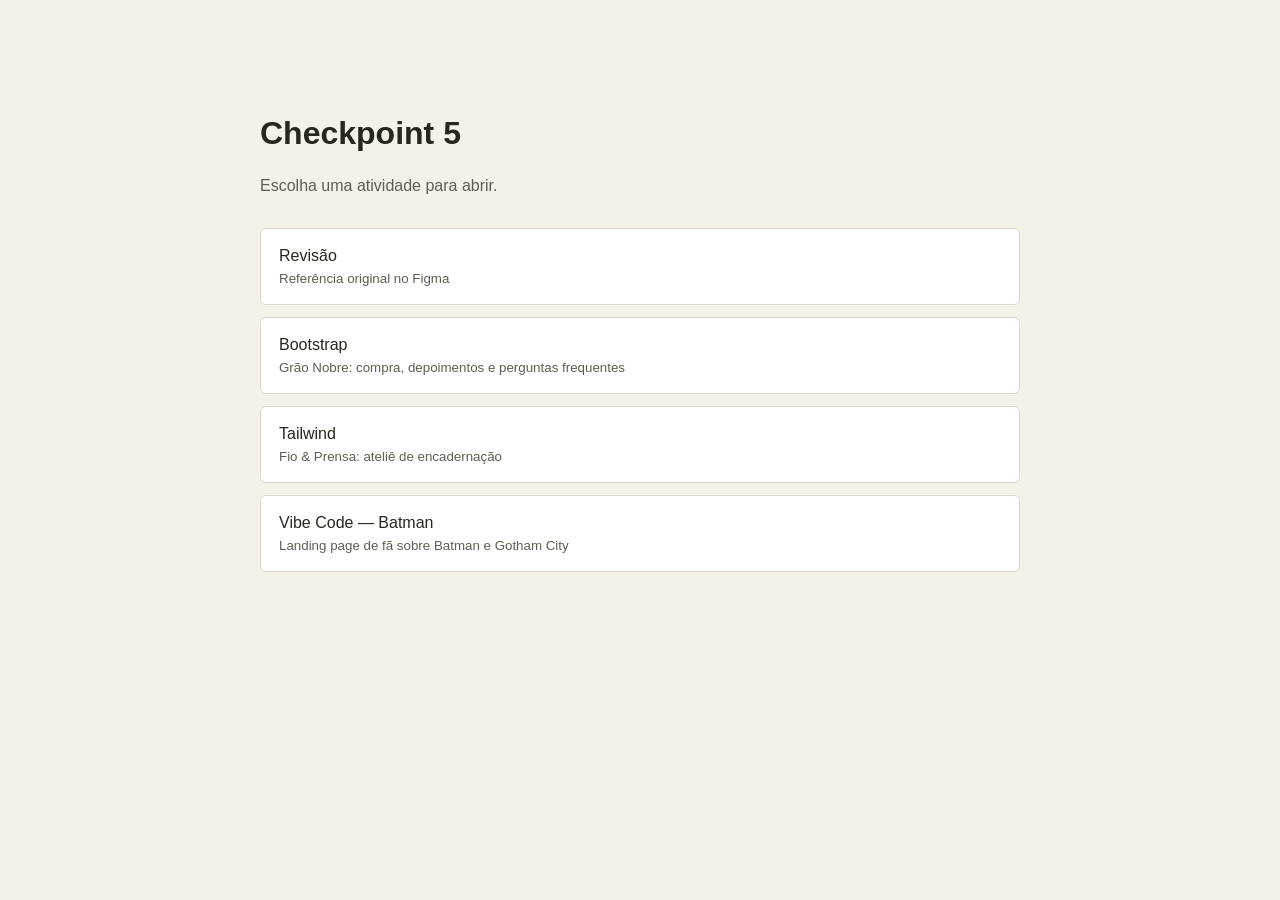
<file: index.html>
<!DOCTYPE html>
<html lang="pt-BR">
<head>
  <meta charset="UTF-8">
  <meta name="viewport" content="width=device-width, initial-scale=1.0">
  <title>Checkpoint 5</title>
  <style>
    body{font-family:Arial,sans-serif;margin:0;background:#f4f1e9;color:#282620}
    main{max-width:760px;margin:70px auto;padding:24px}
    h1{font-size:32px}
    p{color:#615d54;line-height:1.5}
    nav{display:grid;gap:12px;margin-top:30px}
    a{display:block;background:#fff;border:1px solid #ded7c9;padding:18px;border-radius:6px;color:#282620;text-decoration:none}
    a:hover{border-color:#1B4332;background:#f9fbf8}
    small{display:block;margin-top:6px;color:#615d54}
  </style>
</head>
<body>
  <main>
    <h1>Checkpoint 5</h1>
    <p>Escolha uma atividade para abrir.</p>
    <nav>
      <a href="revisao/index.html">Revisão<small>Referência original no Figma</small></a>
      <a href="bootstrap/index.html">Bootstrap<small>Grão Nobre: compra, depoimentos e perguntas frequentes</small></a>
      <a href="tailwind/index.html">Tailwind<small>Fio &amp; Prensa: ateliê de encadernação</small></a>
      <a href="vibecode/index.html">Vibe Code — Batman<small>Landing page de fã sobre Batman e Gotham City</small></a>
    </nav>
  </main>
</body>
</html>
</file>
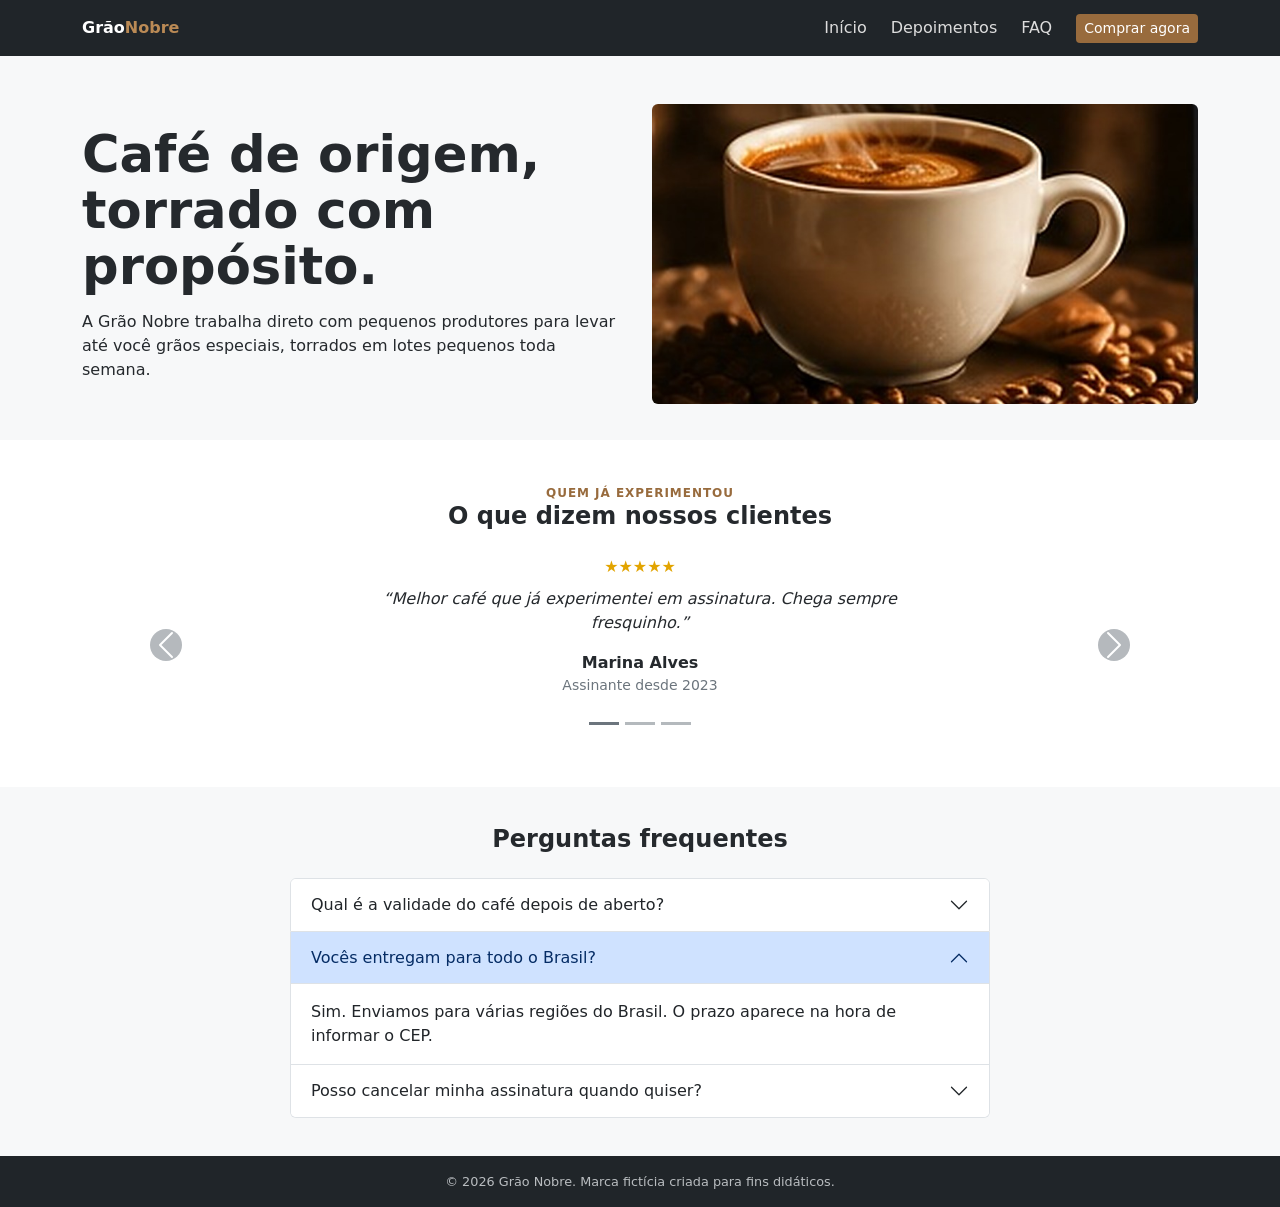
<file: bootstrap/index.html>
<!doctype html>
<html lang="pt-BR">
<head>
  <meta charset="utf-8">
  <meta name="viewport" content="width=device-width, initial-scale=1">
  <title>Grão Nobre</title>
  <link href="https://cdn.jsdelivr.net/npm/bootstrap@5.3.3/dist/css/bootstrap.min.css" rel="stylesheet">
  <style>
    body{color:#25292d;background:#f7f8f9}
    .marca{font-weight:700;color:#fff;text-decoration:none}
    .marca span{color:#ba8a55}
    .navbar{background:#202529}
    .navbar .nav-link{color:#ddd}
    .navbar .nav-link:hover{color:#fff}
    .btn-cafe{background:#986b3d;color:#fff;border:0}
    .btn-cafe:hover{background:#7d552e;color:#fff}
    .hero{padding:48px 0 36px}
    .hero h1{font-size:clamp(2rem,4vw,3.2rem);font-weight:700;line-height:1.1}
    .imagem-hero{display:block;width:100%;height:300px;object-fit:cover;object-position:center 58%;border-radius:6px}
    .depoimentos{background:#fff;padding:44px 0 52px}
    .subtitulo{font-size:.75rem;color:#986b3d;font-weight:700;letter-spacing:.08em}
    .relato{max-width:570px;margin:0 auto;min-height:130px;display:flex;flex-direction:column;justify-content:center}
    .estrelas{color:#e2a400}
    .faq{padding:38px 0;background:#f7f8f9}
    footer{background:#202529;color:#b9bdc0;font-size:.8rem;padding:16px;text-align:center}
    @media(max-width:767px){.hero{padding-top:28px}.imagem-hero{height:220px;margin-top:20px}}
  </style>
</head>
<body>
  <nav class="navbar navbar-expand-lg navbar-dark">
    <div class="container">
      <a class="marca" href="#inicio">Grão<span>Nobre</span></a>
      <button class="navbar-toggler" type="button" data-bs-toggle="collapse" data-bs-target="#menu" aria-label="Abrir menu"><span class="navbar-toggler-icon"></span></button>
      <div class="collapse navbar-collapse" id="menu">
        <ul class="navbar-nav ms-auto align-items-lg-center gap-lg-2">
          <li class="nav-item"><a class="nav-link" href="#inicio">Início</a></li>
          <li class="nav-item"><a class="nav-link" href="#depoimentos">Depoimentos</a></li>
          <li class="nav-item"><a class="nav-link" href="#faq">FAQ</a></li>
          <li class="nav-item ms-lg-2"><button class="btn btn-sm btn-cafe" data-bs-toggle="modal" data-bs-target="#modalCompra">Comprar agora</button></li>
        </ul>
      </div>
    </div>
  </nav>

  <main>
    <section class="hero" id="inicio">
      <div class="container"><div class="row align-items-center g-4">
        <div class="col-md-6">
          <h1>Café de origem,<br>torrado com propósito.</h1>
          <p class="mt-3 mb-0">A Grão Nobre trabalha direto com pequenos produtores para levar até você grãos especiais, torrados em lotes pequenos toda semana.</p>
        </div>
        <div class="col-md-6"><img class="imagem-hero" src="imagens/cafe.jpg" alt="Xícara de café com grãos sobre uma mesa de madeira"></div>
      </div></div>
    </section>

    <section class="depoimentos" id="depoimentos">
      <div class="container text-center">
        <div class="subtitulo">QUEM JÁ EXPERIMENTOU</div>
        <h2 class="h4 fw-bold">O que dizem nossos clientes</h2>
        <div id="carrosselDepoimentos" class="carousel slide mt-4" data-bs-ride="false">
          <div class="carousel-inner">
            <div class="carousel-item active"><div class="relato"><div class="estrelas mb-2">★★★★★</div><p class="fst-italic">“Melhor café que já experimentei em assinatura. Chega sempre fresquinho.”</p><strong>Marina Alves</strong><small class="text-secondary">Assinante desde 2023</small></div></div>
            <div class="carousel-item"><div class="relato"><div class="estrelas mb-2">★★★★★</div><p class="fst-italic">“O sabor é ótimo e a entrega chegou direitinho. Vou pedir de novo.”</p><strong>Rafael Lima</strong><small class="text-secondary">Cliente desde 2024</small></div></div>
            <div class="carousel-item"><div class="relato"><div class="estrelas mb-2">★★★★★</div><p class="fst-italic">“Gostei de conhecer cafés de regiões diferentes sem sair de casa.”</p><strong>Camila Souza</strong><small class="text-secondary">Cliente desde 2025</small></div></div>
          </div>
          <button class="carousel-control-prev" type="button" data-bs-target="#carrosselDepoimentos" data-bs-slide="prev" aria-label="Depoimento anterior"><span class="carousel-control-prev-icon bg-secondary rounded-circle"></span></button>
          <button class="carousel-control-next" type="button" data-bs-target="#carrosselDepoimentos" data-bs-slide="next" aria-label="Próximo depoimento"><span class="carousel-control-next-icon bg-secondary rounded-circle"></span></button>
          <div class="carousel-indicators position-static mt-3 mb-0"><button type="button" data-bs-target="#carrosselDepoimentos" data-bs-slide-to="0" class="active bg-secondary" aria-label="Depoimento 1"></button><button type="button" data-bs-target="#carrosselDepoimentos" data-bs-slide-to="1" class="bg-secondary" aria-label="Depoimento 2"></button><button type="button" data-bs-target="#carrosselDepoimentos" data-bs-slide-to="2" class="bg-secondary" aria-label="Depoimento 3"></button></div>
        </div>
      </div>
    </section>

    <section class="faq" id="faq">
      <div class="container"><h2 class="h4 text-center fw-bold mb-4">Perguntas frequentes</h2>
        <div class="accordion mx-auto" id="perguntas" style="max-width:700px">
          <div class="accordion-item"><h3 class="accordion-header"><button class="accordion-button collapsed" type="button" data-bs-toggle="collapse" data-bs-target="#perguntaUm">Qual é a validade do café depois de aberto?</button></h3><div id="perguntaUm" class="accordion-collapse collapse" data-bs-parent="#perguntas"><div class="accordion-body">Para aproveitar melhor o sabor, guarde o café bem fechado e consuma em até 30 dias depois de abrir.</div></div></div>
          <div class="accordion-item"><h3 class="accordion-header"><button class="accordion-button" type="button" data-bs-toggle="collapse" data-bs-target="#perguntaDois" aria-expanded="true">Vocês entregam para todo o Brasil?</button></h3><div id="perguntaDois" class="accordion-collapse collapse show" data-bs-parent="#perguntas"><div class="accordion-body">Sim. Enviamos para várias regiões do Brasil. O prazo aparece na hora de informar o CEP.</div></div></div>
          <div class="accordion-item"><h3 class="accordion-header"><button class="accordion-button collapsed" type="button" data-bs-toggle="collapse" data-bs-target="#perguntaTres">Posso cancelar minha assinatura quando quiser?</button></h3><div id="perguntaTres" class="accordion-collapse collapse" data-bs-parent="#perguntas"><div class="accordion-body">Sim. Você pode pedir o cancelamento antes da próxima cobrança.</div></div></div>
        </div>
      </div>
    </section>
  </main>
  <footer>© 2026 Grão Nobre. Marca fictícia criada para fins didáticos.</footer>

  <div class="modal fade" id="modalCompra" tabindex="-1" aria-labelledby="tituloModal" aria-hidden="true">
    <div class="modal-dialog modal-dialog-centered"><div class="modal-content">
      <div class="modal-header"><h2 class="modal-title fs-5" id="tituloModal">Faça seu pedido:</h2><button type="button" class="btn-close" data-bs-dismiss="modal" aria-label="Fechar"></button></div>
      <div class="modal-body">
        <div class="form-check mb-3"><input class="form-check-input" type="checkbox" value="Kit de degustação" id="kit"><label class="form-check-label" for="kit">Kit de degustação</label></div>
        <div class="form-check mb-3"><input class="form-check-input" type="checkbox" value="1 pacote de 250g" id="pacote"><label class="form-check-label" for="pacote">1 pacote de 250g</label></div>
        <div class="form-check"><input class="form-check-input" type="checkbox" value="5 pacotes de 250g" id="pacotes"><label class="form-check-label" for="pacotes">5 pacotes de 250g</label></div>
      </div>
      <div class="modal-footer"><button class="btn btn-primary" id="irCarrinho">Ir para o carrinho</button></div>
    </div></div>
  </div>
  <div class="toast-container position-fixed bottom-0 end-0 p-3"><div id="avisoCarrinho" class="toast" role="status"><div class="toast-header"><strong class="me-auto">Grão Nobre</strong><button type="button" class="btn-close" data-bs-dismiss="toast" aria-label="Fechar"></button></div><div class="toast-body" id="textoCarrinho">Seu pedido foi selecionado.</div></div></div>
  <script src="https://cdn.jsdelivr.net/npm/bootstrap@5.3.3/dist/js/bootstrap.bundle.min.js"></script>
  <script>
    document.getElementById('irCarrinho').addEventListener('click', function () {
      var escolhidos = document.querySelectorAll('#modalCompra input:checked');
      var nomes = [];
      for (var i = 0; i < escolhidos.length; i++) {
        nomes.push(escolhidos[i].value);
      }
      if (nomes.length === 0) {
        document.getElementById('textoCarrinho').textContent = 'Escolha pelo menos um produto para continuar.';
      } else {
        document.getElementById('textoCarrinho').textContent = 'Você escolheu: ' + nomes.join(', ') + '.';
        var modal = bootstrap.Modal.getInstance(document.getElementById('modalCompra'));
        modal.hide();
      }
      bootstrap.Toast.getOrCreateInstance(document.getElementById('avisoCarrinho')).show();
    });
  </script>
</body>
</html>
</file>
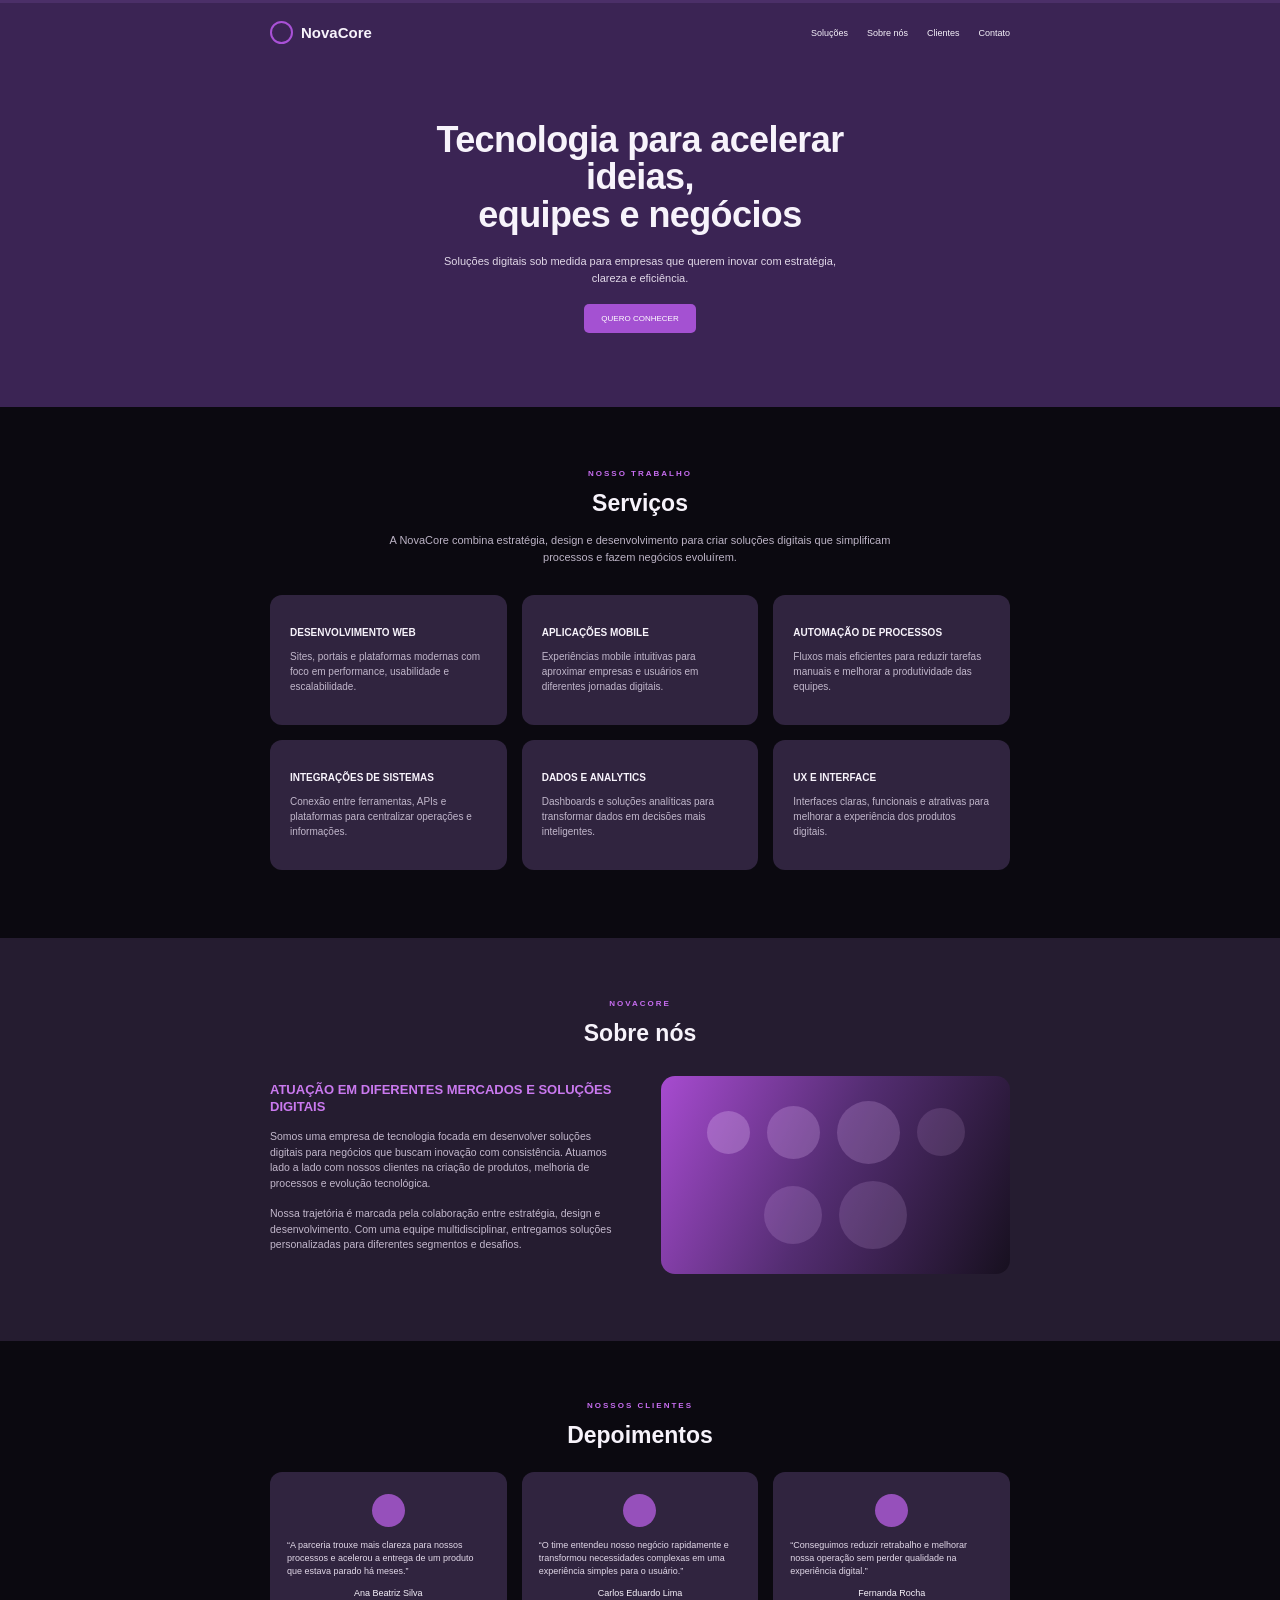
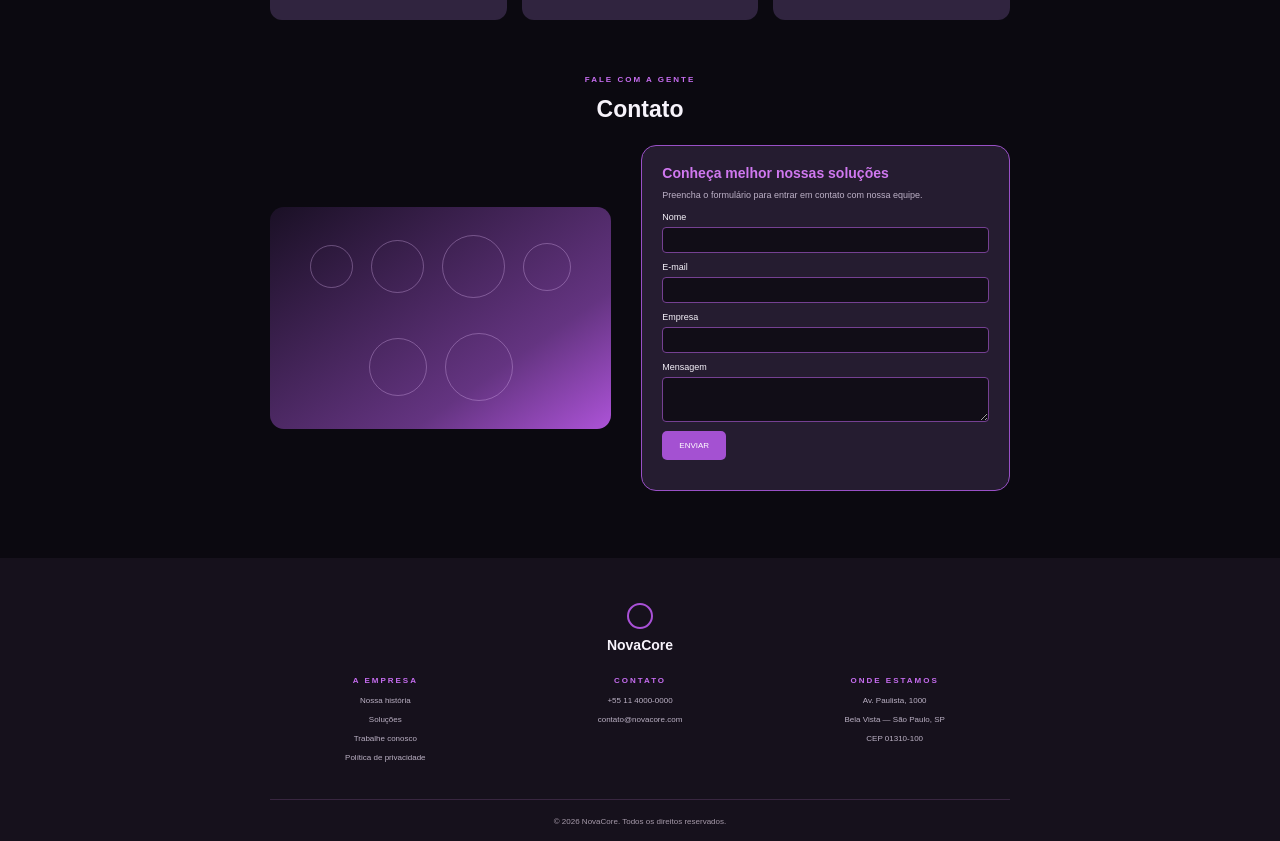
<file: revisao/index.html>
<!DOCTYPE html>
<html lang="pt-BR">
<head>
  <meta charset="UTF-8">
  <meta name="viewport" content="width=device-width, initial-scale=1.0">
  <title>NovaCore</title>
  <style>
    *{box-sizing:border-box}
    html{scroll-behavior:smooth}
    body{margin:0;background:#0b0910;color:#f7f3fb;font-family:Arial,Helvetica,sans-serif;font-size:14px}
    a{color:inherit;text-decoration:none}
    a:focus-visible,button:focus-visible,input:focus-visible,textarea:focus-visible{outline:2px solid #c57aef;outline-offset:3px}
    .limite{width:min(740px,calc(100% - 48px));margin:0 auto}
    .topo{background:#3b2454;border-top:3px solid #4b2f68}
    .menu{height:59px;display:flex;align-items:center;justify-content:space-between;gap:20px}
    .marca{display:flex;align-items:center;gap:8px;font-size:15px;font-weight:bold;white-space:nowrap}
    .simbolo{display:inline-block;width:23px;height:23px;border:2px solid #a951d7;border-radius:50%}
    .links{display:flex;gap:19px;align-items:center;font-size:9px}
    .links a:hover{color:#d7a3f3}
    .hero{background:#3b2454;text-align:center;padding:59px 20px 74px}
    .hero h1{font-size:clamp(30px,4.2vw,36px);line-height:1.04;margin:0 auto;max-width:510px;letter-spacing:-.6px}
    .hero p{font-size:11px;line-height:1.55;color:#e1d8e8;max-width:430px;margin:20px auto 17px}
    .botao{display:inline-block;border:0;border-radius:5px;background:#a451d2;color:#fff;padding:10px 17px;font-size:8px;cursor:pointer}
    .botao:hover{background:#b96be0}
    section{scroll-margin-top:20px}
    .servicos{padding:62px 0 68px;text-align:center}
    .chamada{font-size:8px;letter-spacing:2px;color:#c76df0;font-weight:bold;text-transform:uppercase}
    h2{margin:12px 0 0;font-size:23px;line-height:1.2}
    .introducao{max-width:510px;margin:14px auto 29px;color:#bcb3c5;font-size:11px;line-height:1.55}
    .grade{display:grid;grid-template-columns:repeat(3,minmax(0,1fr));gap:15px;text-align:left}
    .cartao{padding:20px;background:#30243f;border-radius:12px;min-height:130px;display:flex;flex-direction:column;justify-content:center}
    .cartao h3{font-size:10px;margin:0 0 11px;font-weight:bold}
    .cartao p{font-size:10px;line-height:1.5;color:#c1b7cb;margin:0}
    .sobre{background:#251c30;padding:61px 0 67px}
    .titulo-secao{text-align:center}
    .sobre-conteudo{display:grid;grid-template-columns:1fr 1fr;align-items:center;gap:42px;margin-top:28px}
    .sobre h3{font-size:13px;line-height:1.25;color:#ca79ef;margin:0 0 14px}
    .sobre p{color:#c3b8cc;font-size:10.5px;line-height:1.5;margin:0 0 14px}
    .arte{height:198px;border-radius:14px;background:linear-gradient(115deg,#a74bd0 0%,#542d72 48%,#17101f 100%);display:flex;align-content:center;align-items:center;justify-content:center;flex-wrap:wrap;gap:17px;padding:25px;overflow:hidden}
    .circulo{display:block;border-radius:50%;background:#dfb8f1;opacity:.31;width:43px;height:43px}
    .circulo:nth-child(2){width:53px;height:53px;opacity:.25}
    .circulo:nth-child(3){width:63px;height:63px;opacity:.22}
    .circulo:nth-child(4){width:48px;height:48px;opacity:.14}
    .circulo:nth-child(5){width:58px;height:58px;opacity:.18}
    .circulo:nth-child(6){width:68px;height:68px;opacity:.16}
    .clientes{padding:60px 0 45px;text-align:center}
    .clientes .grade{margin-top:23px}
    .depoimento{min-height:148px;padding:16px 17px;background:#30243f;border-radius:12px;display:flex;flex-direction:column;align-items:center;justify-content:center}
    .avatar{width:33px;height:33px;border-radius:50%;background:#9650bb;margin-bottom:12px}
    .depoimento p{font-size:9px;line-height:1.45;color:#e2d9e9;margin:0 0 10px}
    .depoimento strong{font-size:9px;font-weight:normal}
    .contato{padding:10px 0 67px;text-align:center}
    .contato-conteudo{display:grid;grid-template-columns:1fr 1.08fr;align-items:center;gap:30px;margin-top:21px;text-align:left}
    .arte-contato{height:222px;border-radius:14px;background:linear-gradient(145deg,#1a1025,#643481 70%,#ad53d8);display:flex;flex-wrap:wrap;align-items:center;justify-content:center;gap:18px;padding:20px}
    .arte-contato .circulo{background:transparent;border:1px solid #dcb5ef;opacity:.35}
    .formulario{background:#251c30;border:1px solid #9950c6;border-radius:15px;padding:19px 20px}
    .formulario h3{font-size:14px;color:#d078f0;margin:0 0 8px}
    .formulario>p{font-size:9px;line-height:1.4;color:#bdb1c7;margin:0 0 11px}
    .campo{margin-bottom:9px}
    label{display:block;font-size:9px;margin-bottom:5px}
    input,textarea{display:block;width:100%;background:#110d17;border:1px solid #754092;border-radius:4px;padding:6px 8px;color:#fff;font:inherit;font-size:11px}
    input{height:26px}
    textarea{height:45px;resize:vertical}
    .retorno{font-size:10px;color:#e7c5f6;margin:8px 0 0;line-height:1.4}
    .rodape{background:#16111c;padding:45px 0 15px;text-align:center}
    .marca-rodape{display:flex;flex-direction:column;align-items:center;gap:8px;font-size:14px;font-weight:bold}
    .marca-rodape .simbolo{width:26px;height:26px}
    .colunas-rodape{display:grid;grid-template-columns:repeat(3,1fr);gap:24px;margin-top:23px;text-align:center}
    .colunas-rodape h3{font-size:8px;letter-spacing:2px;color:#c66df0;margin:0 0 10px}
    .colunas-rodape p,.colunas-rodape a{display:block;font-size:8px;color:#bbb1c4;line-height:1.5;margin:0 0 7px}
    .colunas-rodape a:hover{color:#fff}
    .direitos{border-top:1px solid #382640;padding-top:17px;margin-top:28px;font-size:8px;color:#a69aaa}
    @media(max-width:650px){
      .limite{width:min(100% - 32px,480px)}
      .menu{height:auto;min-height:62px;align-items:flex-start;padding:17px 0;flex-direction:column}
      .links{width:100%;gap:15px;flex-wrap:wrap;font-size:10px}
      .hero{padding:53px 18px 60px}
      .hero h1{font-size:32px}
      .grade{grid-template-columns:1fr;gap:12px}
      .cartao{min-height:105px}
      .sobre-conteudo,.contato-conteudo{grid-template-columns:1fr;gap:22px}
      .arte{height:180px}
      .arte-contato{height:180px}
      .clientes{padding-bottom:35px}
      .depoimento{min-height:130px}
      .colunas-rodape{grid-template-columns:1fr;gap:23px}
    }
  </style>
</head>
<body>
  <header class="topo" id="inicio">
    <div class="limite menu">
      <a class="marca" href="#inicio"><span class="simbolo" aria-hidden="true"></span>NovaCore</a>
      <nav class="links" aria-label="Menu principal">
        <a href="#servicos">Soluções</a>
        <a href="#sobre">Sobre nós</a>
        <a href="#clientes">Clientes</a>
        <a href="#contato">Contato</a>
      </nav>
    </div>
    <section class="hero">
      <h1>Tecnologia para acelerar<br>ideias,<br>equipes e negócios</h1>
      <p>Soluções digitais sob medida para empresas que querem inovar com estratégia, clareza e eficiência.</p>
      <a class="botao" href="#servicos">QUERO CONHECER</a>
    </section>
  </header>

  <main>
    <section class="servicos" id="servicos">
      <div class="limite">
        <div class="chamada">Nosso trabalho</div>
        <h2>Serviços</h2>
        <p class="introducao">A NovaCore combina estratégia, design e desenvolvimento para criar soluções digitais que simplificam processos e fazem negócios evoluírem.</p>
        <div class="grade">
          <article class="cartao"><h3>DESENVOLVIMENTO WEB</h3><p>Sites, portais e plataformas modernas com foco em performance, usabilidade e escalabilidade.</p></article>
          <article class="cartao"><h3>APLICAÇÕES MOBILE</h3><p>Experiências mobile intuitivas para aproximar empresas e usuários em diferentes jornadas digitais.</p></article>
          <article class="cartao"><h3>AUTOMAÇÃO DE PROCESSOS</h3><p>Fluxos mais eficientes para reduzir tarefas manuais e melhorar a produtividade das equipes.</p></article>
          <article class="cartao"><h3>INTEGRAÇÕES DE SISTEMAS</h3><p>Conexão entre ferramentas, APIs e plataformas para centralizar operações e informações.</p></article>
          <article class="cartao"><h3>DADOS E ANALYTICS</h3><p>Dashboards e soluções analíticas para transformar dados em decisões mais inteligentes.</p></article>
          <article class="cartao"><h3>UX E INTERFACE</h3><p>Interfaces claras, funcionais e atrativas para melhorar a experiência dos produtos digitais.</p></article>
        </div>
      </div>
    </section>

    <section class="sobre" id="sobre">
      <div class="limite">
        <div class="titulo-secao"><div class="chamada">NovaCore</div><h2>Sobre nós</h2></div>
        <div class="sobre-conteudo">
          <div>
            <h3>ATUAÇÃO EM DIFERENTES MERCADOS E SOLUÇÕES DIGITAIS</h3>
            <p>Somos uma empresa de tecnologia focada em desenvolver soluções digitais para negócios que buscam inovação com consistência. Atuamos lado a lado com nossos clientes na criação de produtos, melhoria de processos e evolução tecnológica.</p>
            <p>Nossa trajetória é marcada pela colaboração entre estratégia, design e desenvolvimento. Com uma equipe multidisciplinar, entregamos soluções personalizadas para diferentes segmentos e desafios.</p>
          </div>
          <div class="arte" aria-hidden="true"><span class="circulo"></span><span class="circulo"></span><span class="circulo"></span><span class="circulo"></span><span class="circulo"></span><span class="circulo"></span></div>
        </div>
      </div>
    </section>

    <section class="clientes" id="clientes">
      <div class="limite">
        <div class="chamada">Nossos clientes</div>
        <h2>Depoimentos</h2>
        <div class="grade">
          <article class="depoimento"><span class="avatar" aria-hidden="true"></span><p>“A parceria trouxe mais clareza para nossos processos e acelerou a entrega de um produto que estava parado há meses.”</p><strong>Ana Beatriz Silva</strong></article>
          <article class="depoimento"><span class="avatar" aria-hidden="true"></span><p>“O time entendeu nosso negócio rapidamente e transformou necessidades complexas em uma experiência simples para o usuário.”</p><strong>Carlos Eduardo Lima</strong></article>
          <article class="depoimento"><span class="avatar" aria-hidden="true"></span><p>“Conseguimos reduzir retrabalho e melhorar nossa operação sem perder qualidade na experiência digital.”</p><strong>Fernanda Rocha</strong></article>
        </div>
      </div>
    </section>

    <section class="contato" id="contato">
      <div class="limite">
        <div class="chamada">Fale com a gente</div>
        <h2>Contato</h2>
        <div class="contato-conteudo">
          <div class="arte-contato" aria-hidden="true"><span class="circulo"></span><span class="circulo"></span><span class="circulo"></span><span class="circulo"></span><span class="circulo"></span><span class="circulo"></span></div>
          <form class="formulario" id="formulario-contato">
            <h3>Conheça melhor nossas soluções</h3>
            <p>Preencha o formulário para entrar em contato com nossa equipe.</p>
            <div class="campo"><label for="nome">Nome</label><input id="nome" name="nome" required></div>
            <div class="campo"><label for="email">E-mail</label><input id="email" name="email" type="email" required></div>
            <div class="campo"><label for="empresa">Empresa</label><input id="empresa" name="empresa"></div>
            <div class="campo"><label for="mensagem">Mensagem</label><textarea id="mensagem" name="mensagem" required></textarea></div>
            <button class="botao" type="submit">ENVIAR</button>
            <p class="retorno" id="retorno-formulario" aria-live="polite"></p>
          </form>
        </div>
      </div>
    </section>
  </main>

  <footer class="rodape">
    <div class="limite">
      <a class="marca-rodape" href="#inicio"><span class="simbolo" aria-hidden="true"></span>NovaCore</a>
      <div class="colunas-rodape">
        <div><h3>A EMPRESA</h3><a href="#sobre">Nossa história</a><a href="#servicos">Soluções</a><a href="#contato">Trabalhe conosco</a><a href="#contato">Política de privacidade</a></div>
        <div><h3>CONTATO</h3><p>+55 11 4000-0000</p><p>contato@novacore.com</p></div>
        <div><h3>ONDE ESTAMOS</h3><p>Av. Paulista, 1000</p><p>Bela Vista — São Paulo, SP</p><p>CEP 01310-100</p></div>
      </div>
      <div class="direitos">© 2026 NovaCore. Todos os direitos reservados.</div>
    </div>
  </footer>
  <script>
    document.getElementById('formulario-contato').addEventListener('submit', function(evento) {
      evento.preventDefault();
      document.getElementById('retorno-formulario').textContent = 'Este formulário é apenas uma demonstração.';
    });
  </script>
</body>
</html>
</file>
